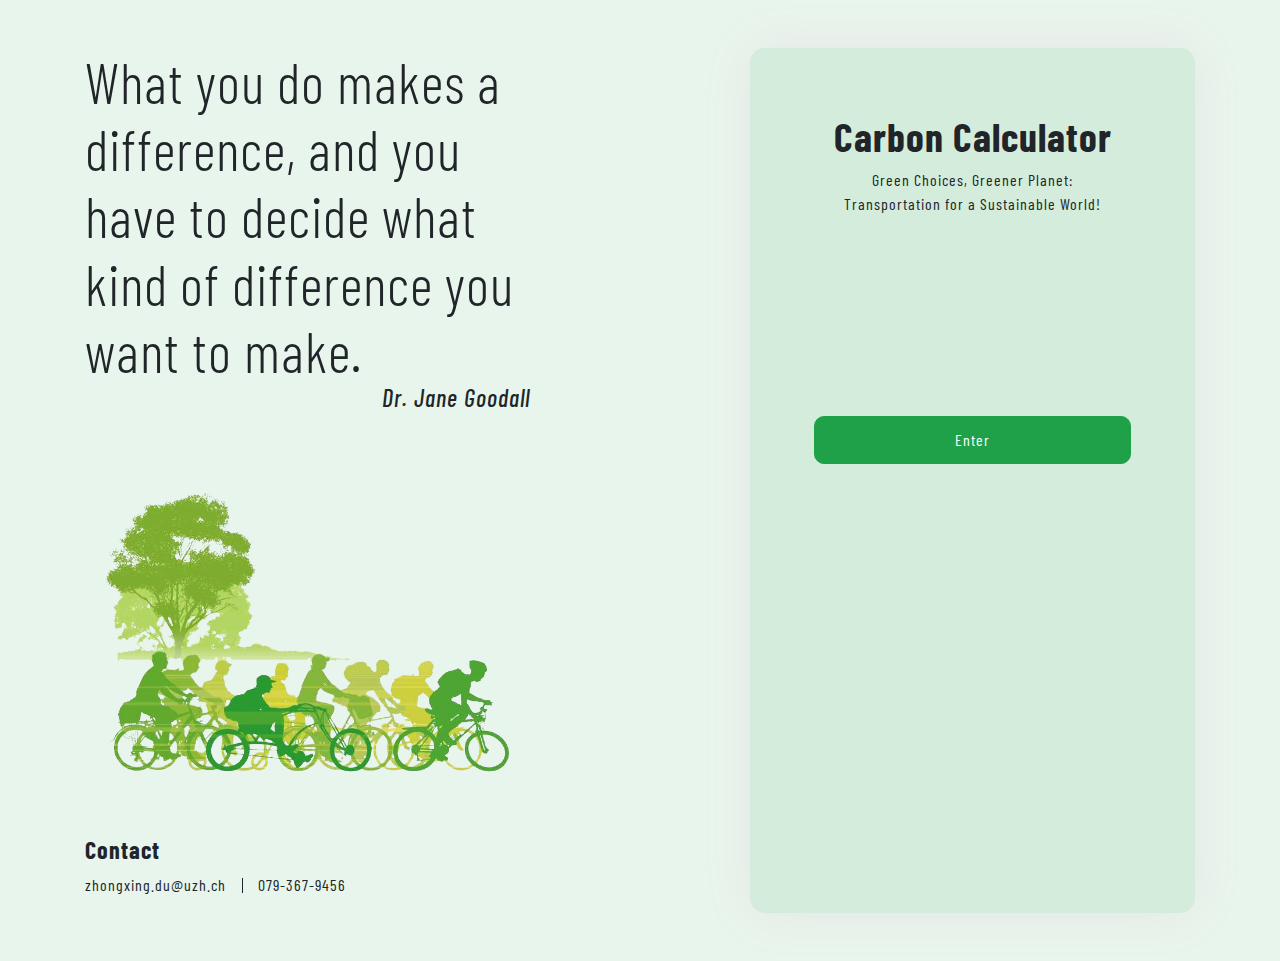
<file: index.html>
<!DOCTYPE html>
<html lang="en">
  <head>
    <meta charset="UTF-8" />
    <meta name="viewport" content="width=device-width, initial-scale=1.0" />
    <title>Carbon Calculator - Home</title>
    <link rel="stylesheet" href="assets/css/bootstrap.min.css" />
    <link rel="stylesheet" href="style.css" />
  </head>
  <body>
    <div class="wrapper">
      <div class="container">
        <div class="row">
          <div class="col-xl-5 col-lg-6">
            <div class="d-flex flex-column justify-content-between h-100">
              <h2 class="display-4">
                What you do makes a difference, and you have to decide what kind
                of difference you want to make.
                <span
                  class="d-flex font-italic h4 justify-content-end"
                  >Dr. Jane Goodall</span
                >
              </h2>
              <img src="assets/img/pic_1.png" class="img-fluid my-5" alt="" />
              <div class="address">
                <h4 class="font-weight-bold">Contact</h4>
                <p>
                  <a href="mailto:zhongxing.du@uzh.ch">zhongxing.du@uzh.ch</a
                  ><a href="tel:0793679456">079-367-9456</a>
                </p>
              </div>
            </div>
          </div>
          <div class="col-xl-5 col-lg-6 offset-xl-2">
            <div class="login-form">
              <h1 class="font-weight-bold text-center">Carbon Calculator</h1>
              <p class="mb-5 text-center">
                Green Choices, Greener Planet:
                <span class="d-block"
                  >Transportation for a Sustainable World!</span
                >
              </p>
              <a href="login.html" class="btn btn-primary btn-enter w-100"
                >Enter</a
              >
            </div>
          </div>
        </div>
      </div>
    </div>
    <script src="assets/js/bootstrap.bundle.min.js"></script>
  </body>
</html>
</file>
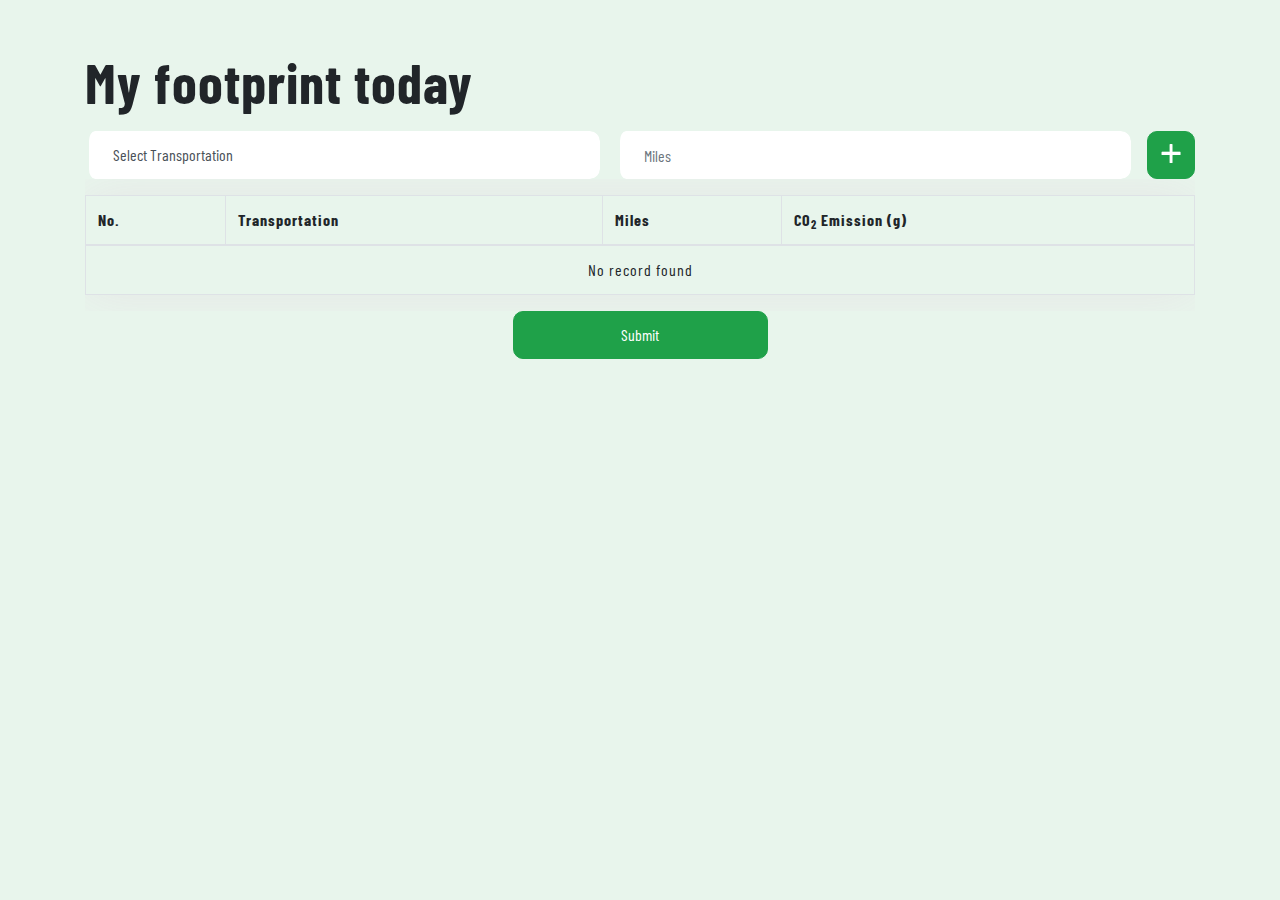
<file: calculator.html>
<!DOCTYPE html>
<html lang="en">
  <head>
    <meta charset="UTF-8" />
    <meta name="viewport" content="width=device-width, initial-scale=1.0" />
    <title>Carbon Calculator</title>
    <link rel="stylesheet" href="assets/css/bootstrap.min.css" />
    <link rel="stylesheet" href="style.css" />
  </head>
  <body>
    <div class="wrapper">
      <div class="container">
        <div class="row">
          <div class="col-md-12">
            <h2 class="font-weight-bold display-4 mb-3">My footprint today</h2>
            <form class="cal-form" id="calForm">
              <select class="form-control" id="transport">
                <option value="0" selected>Select Transportation</option>
                <option value="car-gasoline">Car(gasoline)</option>
                <option value="car-diesel">Car(diesel)</option>
                <option value="bus">Bus</option>
                <option value="subway">Subway</option>
                <option value="walk">Walk</option>
                <option value="bike">Bike</option>
                <option value="motorbike">Motorbike</option>
              </select>
              <input
                class="form-control"
                id="miles"
                type="text"
                placeholder="Miles"
              />
              <button class="btn btn-primary" type="submit">
                <span>+</span>
              </button>
            </form>
            <div class="table-responsive">
              <table class="table table-bordered">
                <thead>
                  <tr>
                    <th>No.</th>
                    <th>Transportation</th>
                    <th>Miles</th>
                    <th>CO<sub>2</sub> Emission (g)</th>
                  </tr>
                </thead>
                <tbody id="displayResult">
                  <tr>
                    <td colspan="4" class="text-center">No record found</td>
                  </tr>
                </tbody>
                <tfoot id="totalResult"></tfoot>
              </table>
            </div>
            <div class="row">
              <div class="col-md-3 m-auto">
                <button class="btn btn-primary w-100" id="submitReuslt">Submit</button>
              </div>
            </div>
          </div>
        </div>
      </div>
    </div>
    <script src="assets/js/bootstrap.bundle.min.js"></script>
    <script src="assets/js/custom.js"></script>
  </body>
</html>
</file>
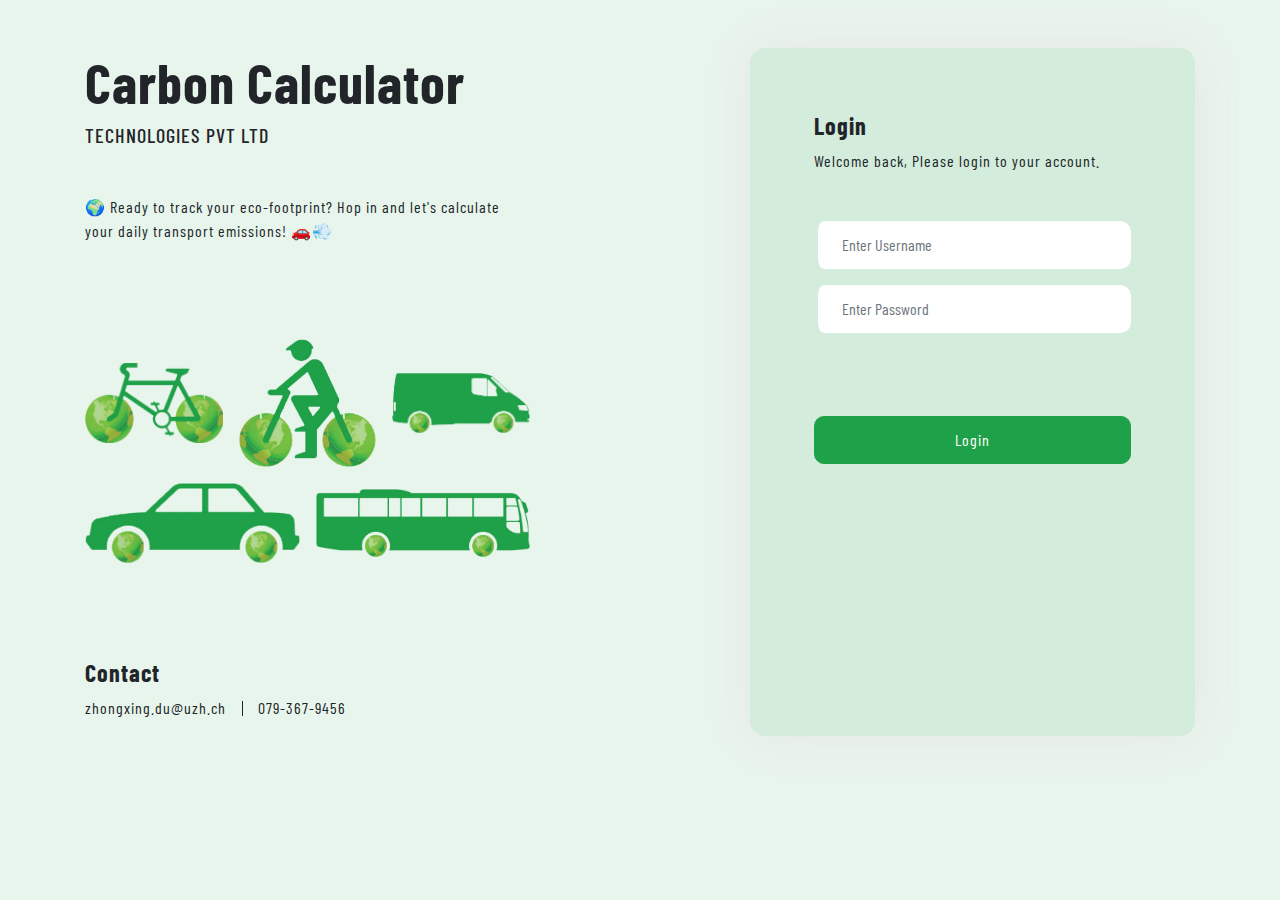
<file: login.html>
<!DOCTYPE html>
<html lang="en">
  <head>
    <meta charset="UTF-8" />
    <meta name="viewport" content="width=device-width, initial-scale=1.0" />
    <title>Carbon Calculator - Login</title>
    <link rel="stylesheet" href="assets/css/bootstrap.min.css" />
    <link rel="stylesheet" href="style.css" />
  </head>
  <body>
    <div class="wrapper">
      <div class="container">
        <div class="row">
          <div class="col-xl-5 col-lg-6">
            <div class="d-flex flex-column justify-content-between h-100">
              <div>
                <h2 class="font-weight-bold display-4">Carbon Calculator</h2>
                <h5 class="text-uppercase mb-5">Technologies Pvt Ltd</h5>
                <p>
                  🌍 Ready to track your eco-footprint? Hop in and let's
                  calculate your daily transport emissions! 🚗💨
                </p>
                <ul class="image-collage">
                  <li>
                    <img src="assets/img/bike.png" alt="" />
                  </li>
                  <li>
                    <img src="assets/img/bike2.png" alt="" />
                  </li>
                  <li>
                    <img src="assets/img/car1.png" alt="" />
                  </li>
                  <li>
                    <img src="assets/img/car2.png" alt="" />
                  </li>
                  <li>
                    <img src="assets/img/car3.png" alt="" />
                  </li>
                </ul>
              </div>
              <div class="address">
                <h4 class="font-weight-bold">Contact</h4>
                <p>
                  <a href="mailto:zhongxing.du@uzh.ch">zhongxing.du@uzh.ch</a
                  ><a href="tel:0793679456">079-367-9456</a>
                </p>
              </div>
            </div>
          </div>
          <div class="col-xl-5 col-lg-6 offset-xl-2">
            <div class="login-form">
              <h4 class="font-weight-bold">Login</h4>
              <p class="mb-5">Welcome back, Please login to your account.</p>
              <form>
                <div class="mb-3">
                  <input
                    type="text"
                    class="form-control"
                    placeholder="Enter Username"
                  />
                </div>
                <div class="mb-3">
                  <input
                    type="text"
                    class="form-control"
                    placeholder="Enter Password"
                  />
                </div>
                <a
                  style="margin-top: 83.5px"
                  href="calculator.html"
                  class="align-items-center btn btn-primary d-flex justify-content-center w-100"
                  >Login</a
                >
              </form>
            </div>
          </div>
        </div>
      </div>
    </div>
    <script src="assets/js/bootstrap.bundle.min.js"></script>
  </body>
</html>
</file>
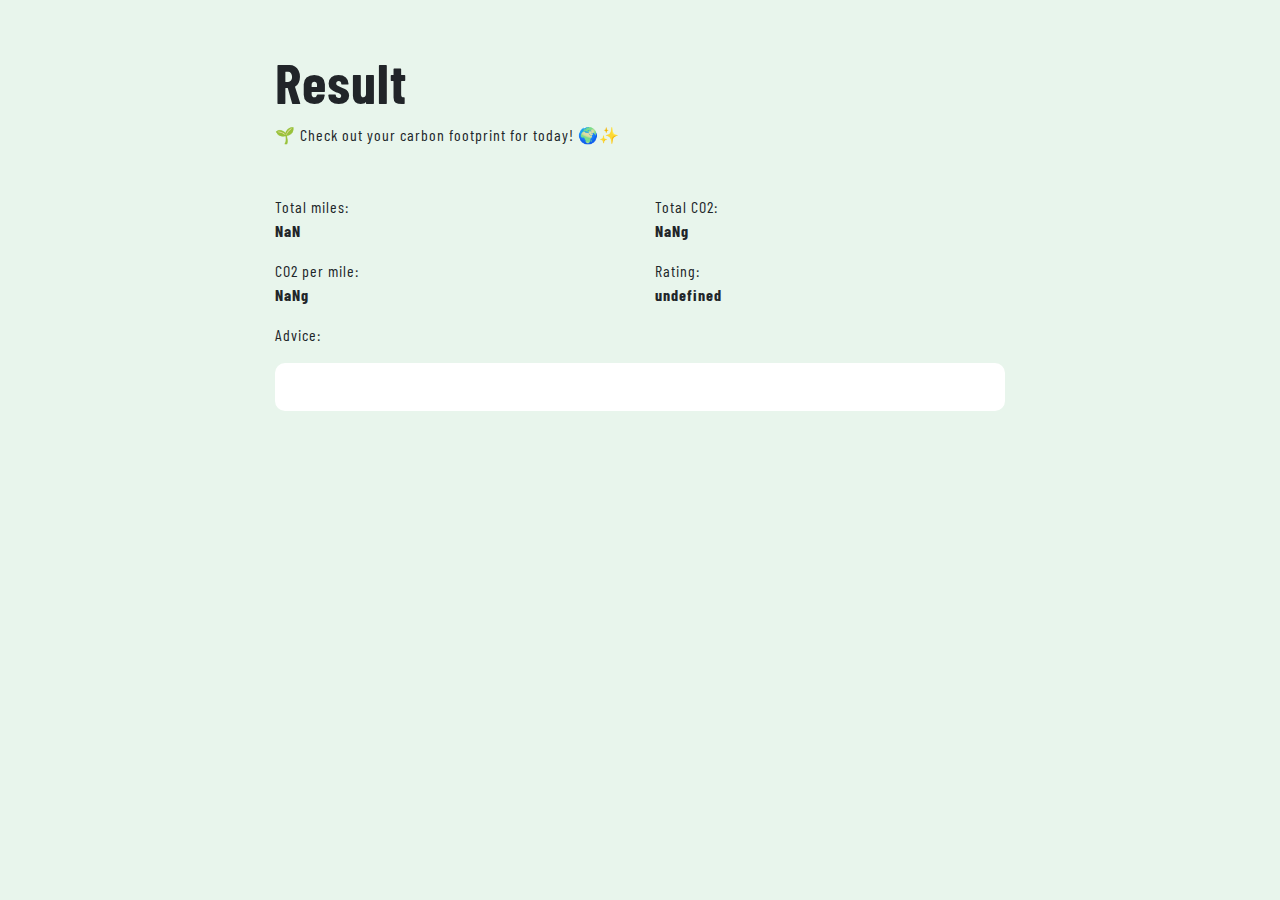
<file: result.html>
<!DOCTYPE html>
<html lang="en">
  <head>
    <meta charset="UTF-8" />
    <meta name="viewport" content="width=device-width, initial-scale=1.0" />
    <title>Carbon Calculator - Result</title>
    <link rel="stylesheet" href="assets/css/bootstrap.min.css" />
    <link rel="stylesheet" href="style.css" />
  </head>
  <body>
    <div class="wrapper">
      <div class="container">
        <div class="row">
          <div class="col-lg-8 col-12 m-auto">
            <h2 class="font-weight-bold display-4">Result</h2>
            <p class="mb-5">🌱 Check out your carbon footprint for today! 🌍✨</p>
            <div class="row">
              <div class="col-md-6">
                <p>
                  Total miles:
                  <strong id="totalMilesRes" class="d-block"></strong>
                </p>
              </div>
              <div class="col-md-6">
                <p>
                  Total CO2:
                  <strong id="totalEmissionRes" class="d-block"></strong>
                </p>
              </div>
              <div class="col-md-6">
                <p>
                  CO2 per mile:
                  <strong id="totalPerMilesRes" class="d-block"></strong>
                </p>
              </div>
              <div class="col-md-6">
                <p>
                  Rating: <strong id="rating" class="d-block"></strong>
                </p>
              </div>
            </div>
            <p>Advice:</p>
            <div class="advice" id="advice"></div>
          </div>
        </div>
      </div>
    </div>
    <script src="assets/js/bootstrap.bundle.min.js"></script>
    <script src="assets/js/result.js"></script>
  </body>
</html>
</file>
<file: style.css>
@import url("https://fonts.googleapis.com/css2?family=Barlow+Condensed:wght@300;400;700&display=swap");
:root {
  --color: #212529;
}
body {
  font-weight: 400;
  letter-spacing: 1px;
  background: rgb(31 161 73 / 10%);
  font-family: "Barlow Condensed", sans-serif;
}
a:hover {
  text-decoration: none;
}
.btn {
  height: 48px;
  border-radius: 10px;
}
select {
  -webkit-appearance: none;
  -moz-appearance: none;
  appearance: none;
}
.btn:focus,
.btn:not(:disabled):not(.disabled).active:focus,
.btn:not(:disabled):not(.disabled):active:focus,
.show > .btn.dropdown-toggle:focus,
.form-control:focus {
  box-shadow: none;
}
.form-control {
  border: none;
  height: 48px;
  border-radius: 10px;
  padding-inline: 1.5rem;
  border-left: 4px solid transparent;
}
.form-control:focus {
  border-left: 4px solid var(--primary);
}
.advice {
  padding: 1.5rem;
  background: #fff;
  border-radius: 10px;
}
.wrapper {
  padding: 3rem 0;
}
.wrapper .address a {
  position: relative;
  color: var(--color);
}
.wrapper .address a + a {
  margin-left: 1rem;
  padding-left: 1rem;
}
.wrapper .address a + a:after {
  left: 0;
  top: 3px;
  width: 1px;
  content: "";
  height: 15px;
  position: absolute;
  background: var(--color);
}
.wrapper .login-form {
  height: 100%;
  padding: 4rem;
  border-radius: 15px;
  box-shadow: 0 0 50px #e6e6e6;
  background: rgb(31 161 73 / 10%);
}
.wrapper .login-form .btn-enter {
  display: flex;
  margin-top: 200px;
  align-items: center;
  justify-content: center;
}
.cal-form {
  gap: 1rem;
  display: flex;
}
.cal-form .btn span {
  font-size: 50px;
  line-height: 0.5;
}
.table {
  margin-top: 1rem;
  box-shadow: 0 0 50px #e6e6e6;
}
.table tfoot td {
  font-weight: 700;
}
.image-collage {
  gap: 1rem;
  padding: 0;
  display: flex;
  flex-wrap: wrap;
  margin: 6rem 0;
  list-style: none;
}
.image-collage li {
  flex-grow: 1;
  width: calc(33.3333% - 1rem);
}
.image-collage li img {
  width: 100%;
  height: 100%;
  object-fit: contain;
}
@media (max-width: 992px) {
  .wrapper .login-form {
    height: inherit;
    margin-top: 2rem;
  }
  .wrapper .login-form .btn-enter {
    margin-top: 30px;
  }
}
</file>
